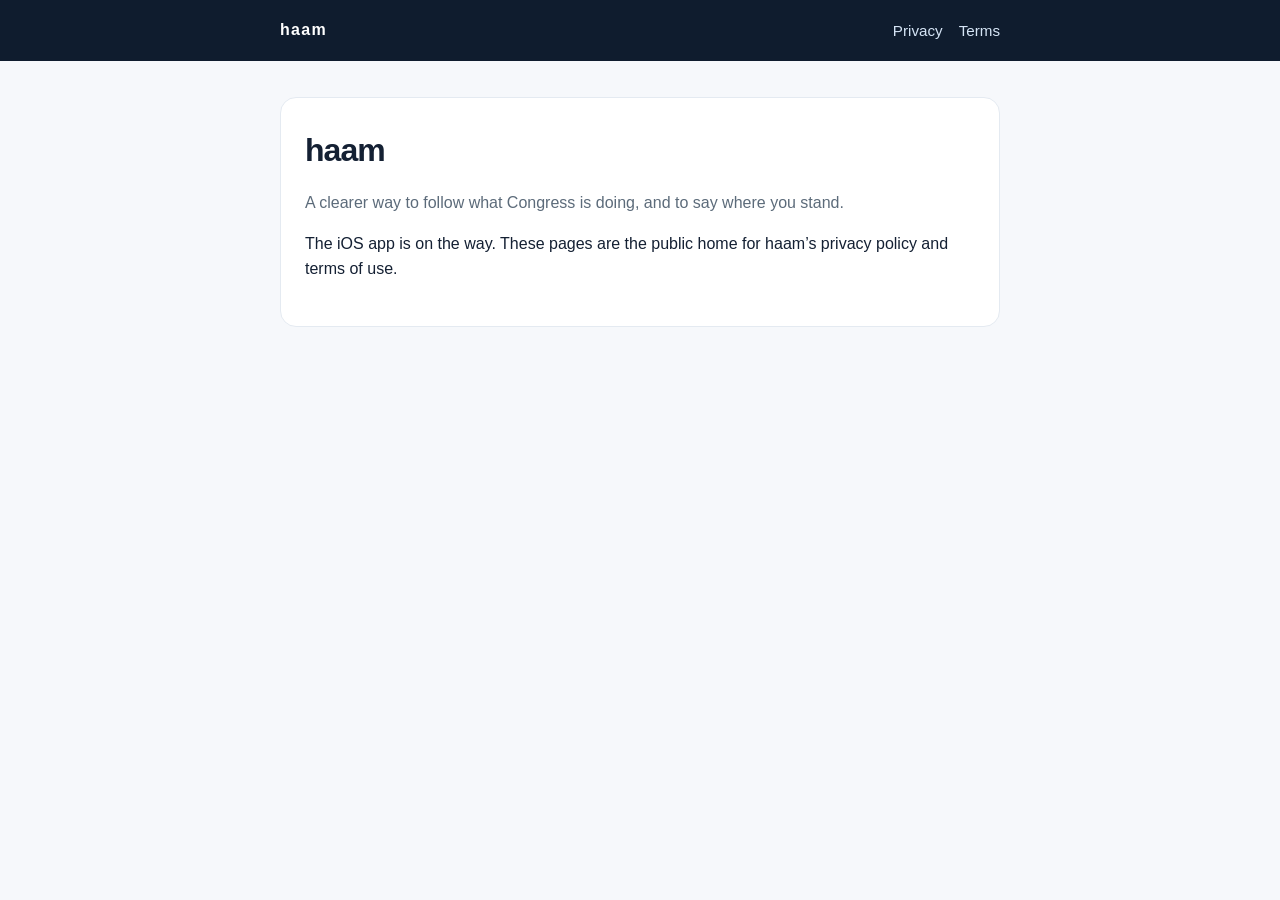
<file: index.html>
<!DOCTYPE html>
<html lang="en">
<head>
  <meta charset="utf-8">
  <meta name="viewport" content="width=device-width, initial-scale=1">
  <title>haam</title>
  <link rel="stylesheet" href="styles.css">
</head>
<body>
  <header>
    <div class="bar">
      <a class="brand" href="./">haam</a>
      <nav>
        <a href="privacy/">Privacy</a>
        <a href="terms/">Terms</a>
      </nav>
    </div>
  </header>
  <main>
    <section class="card">
      <h1>haam</h1>
      <p class="lede">A clearer way to follow what Congress is doing, and to say where you stand.</p>
      <p>The iOS app is on the way. These pages are the public home for haam’s privacy policy and terms of use.</p>
    </section>
  </main>
</body>
</html>
</file>
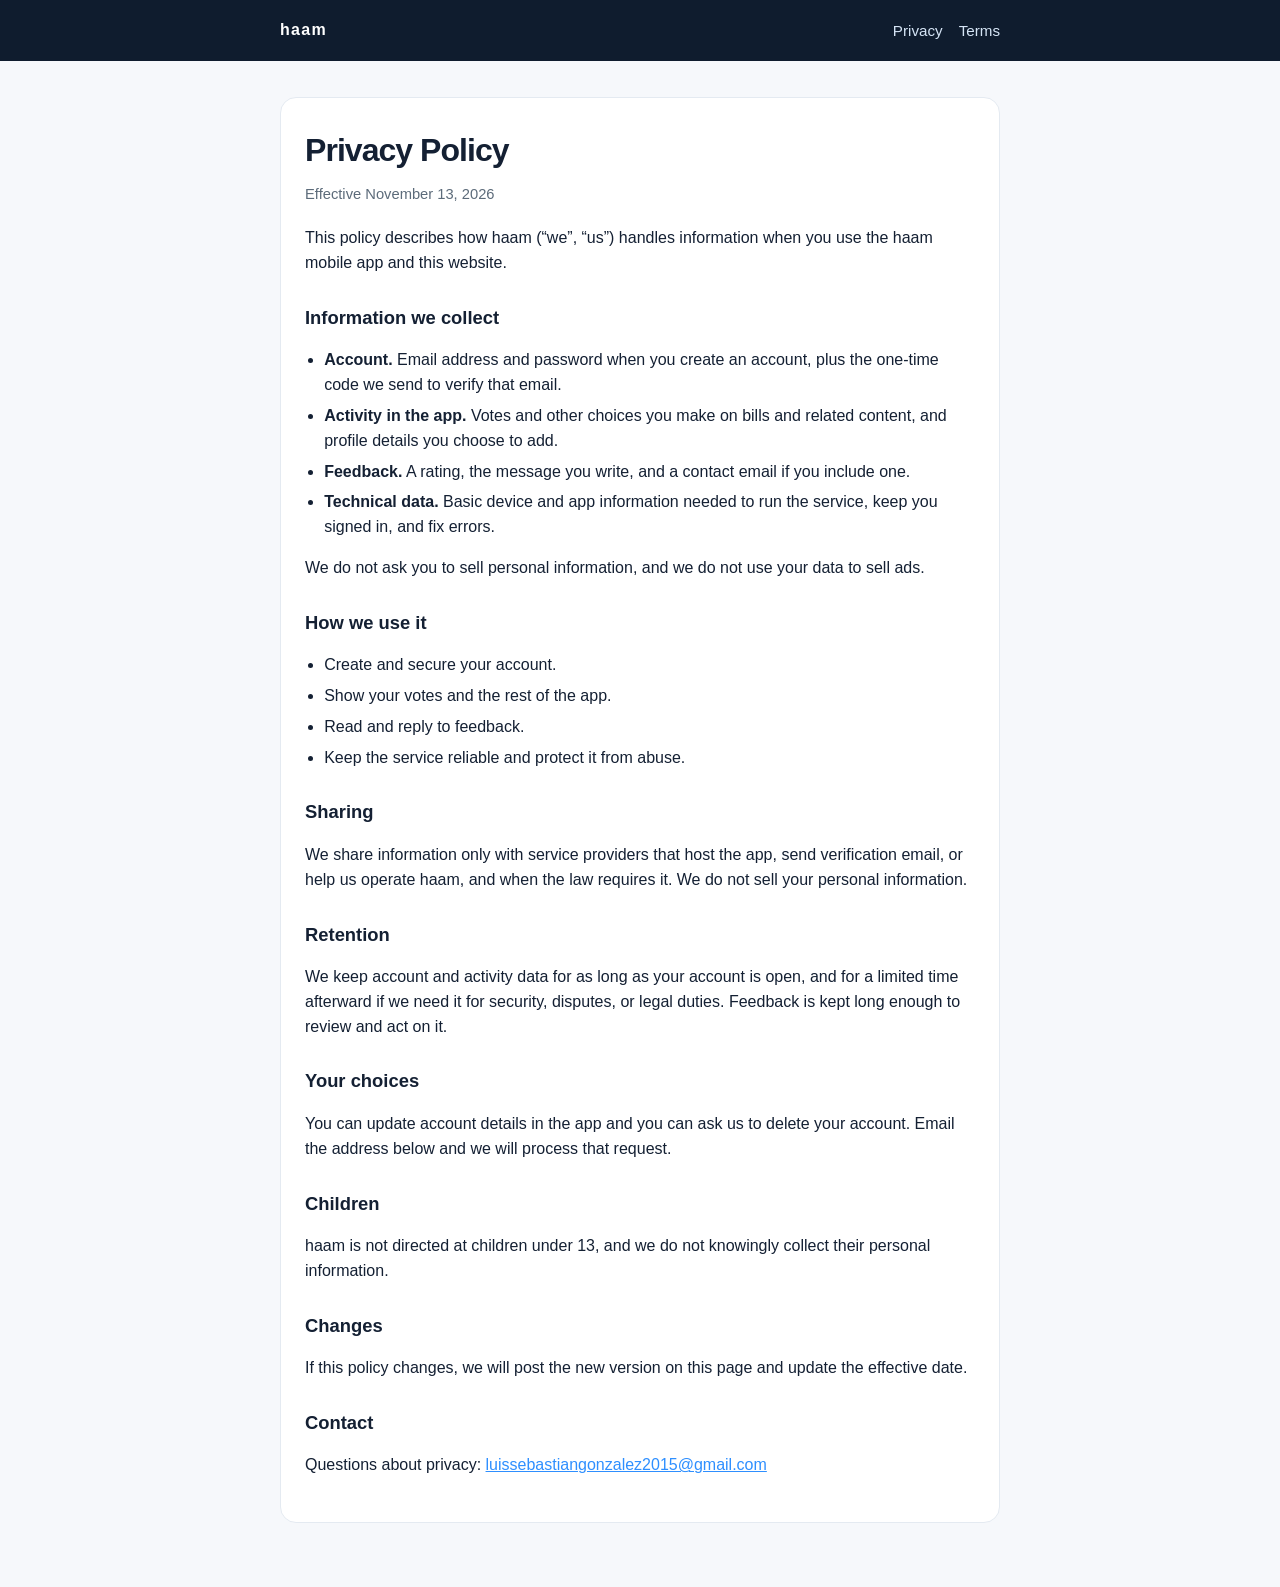
<file: privacy/index.html>
<!DOCTYPE html>
<html lang="en">
<head>
  <meta charset="utf-8">
  <meta name="viewport" content="width=device-width, initial-scale=1">
  <title>Privacy Policy — haam</title>
  <link rel="stylesheet" href="../styles.css">
</head>
<body>
  <header>
    <div class="bar">
      <a class="brand" href="../">haam</a>
      <nav>
        <a href="../privacy/">Privacy</a>
        <a href="../terms/">Terms</a>
      </nav>
    </div>
  </header>
  <main>
    <article class="card">
      <h1>Privacy Policy</h1>
      <p class="meta">Effective November 13, 2026</p>
      <p>This policy describes how haam (“we”, “us”) handles information when you use the haam mobile app and this website.</p>

      <h2>Information we collect</h2>
      <ul>
        <li><strong>Account.</strong> Email address and password when you create an account, plus the one-time code we send to verify that email.</li>
        <li><strong>Activity in the app.</strong> Votes and other choices you make on bills and related content, and profile details you choose to add.</li>
        <li><strong>Feedback.</strong> A rating, the message you write, and a contact email if you include one.</li>
        <li><strong>Technical data.</strong> Basic device and app information needed to run the service, keep you signed in, and fix errors.</li>
      </ul>
      <p>We do not ask you to sell personal information, and we do not use your data to sell ads.</p>

      <h2>How we use it</h2>
      <ul>
        <li>Create and secure your account.</li>
        <li>Show your votes and the rest of the app.</li>
        <li>Read and reply to feedback.</li>
        <li>Keep the service reliable and protect it from abuse.</li>
      </ul>

      <h2>Sharing</h2>
      <p>We share information only with service providers that host the app, send verification email, or help us operate haam, and when the law requires it. We do not sell your personal information.</p>

      <h2>Retention</h2>
      <p>We keep account and activity data for as long as your account is open, and for a limited time afterward if we need it for security, disputes, or legal duties. Feedback is kept long enough to review and act on it.</p>

      <h2>Your choices</h2>
      <p>You can update account details in the app and you can ask us to delete your account. Email the address below and we will process that request.</p>

      <h2>Children</h2>
      <p>haam is not directed at children under 13, and we do not knowingly collect their personal information.</p>

      <h2>Changes</h2>
      <p>If this policy changes, we will post the new version on this page and update the effective date.</p>

      <h2>Contact</h2>
      <p>Questions about privacy: <a href="mailto:luissebastiangonzalez2015@gmail.com">luissebastiangonzalez2015@gmail.com</a></p>
    </article>
  </main>
</body>
</html>
</file>
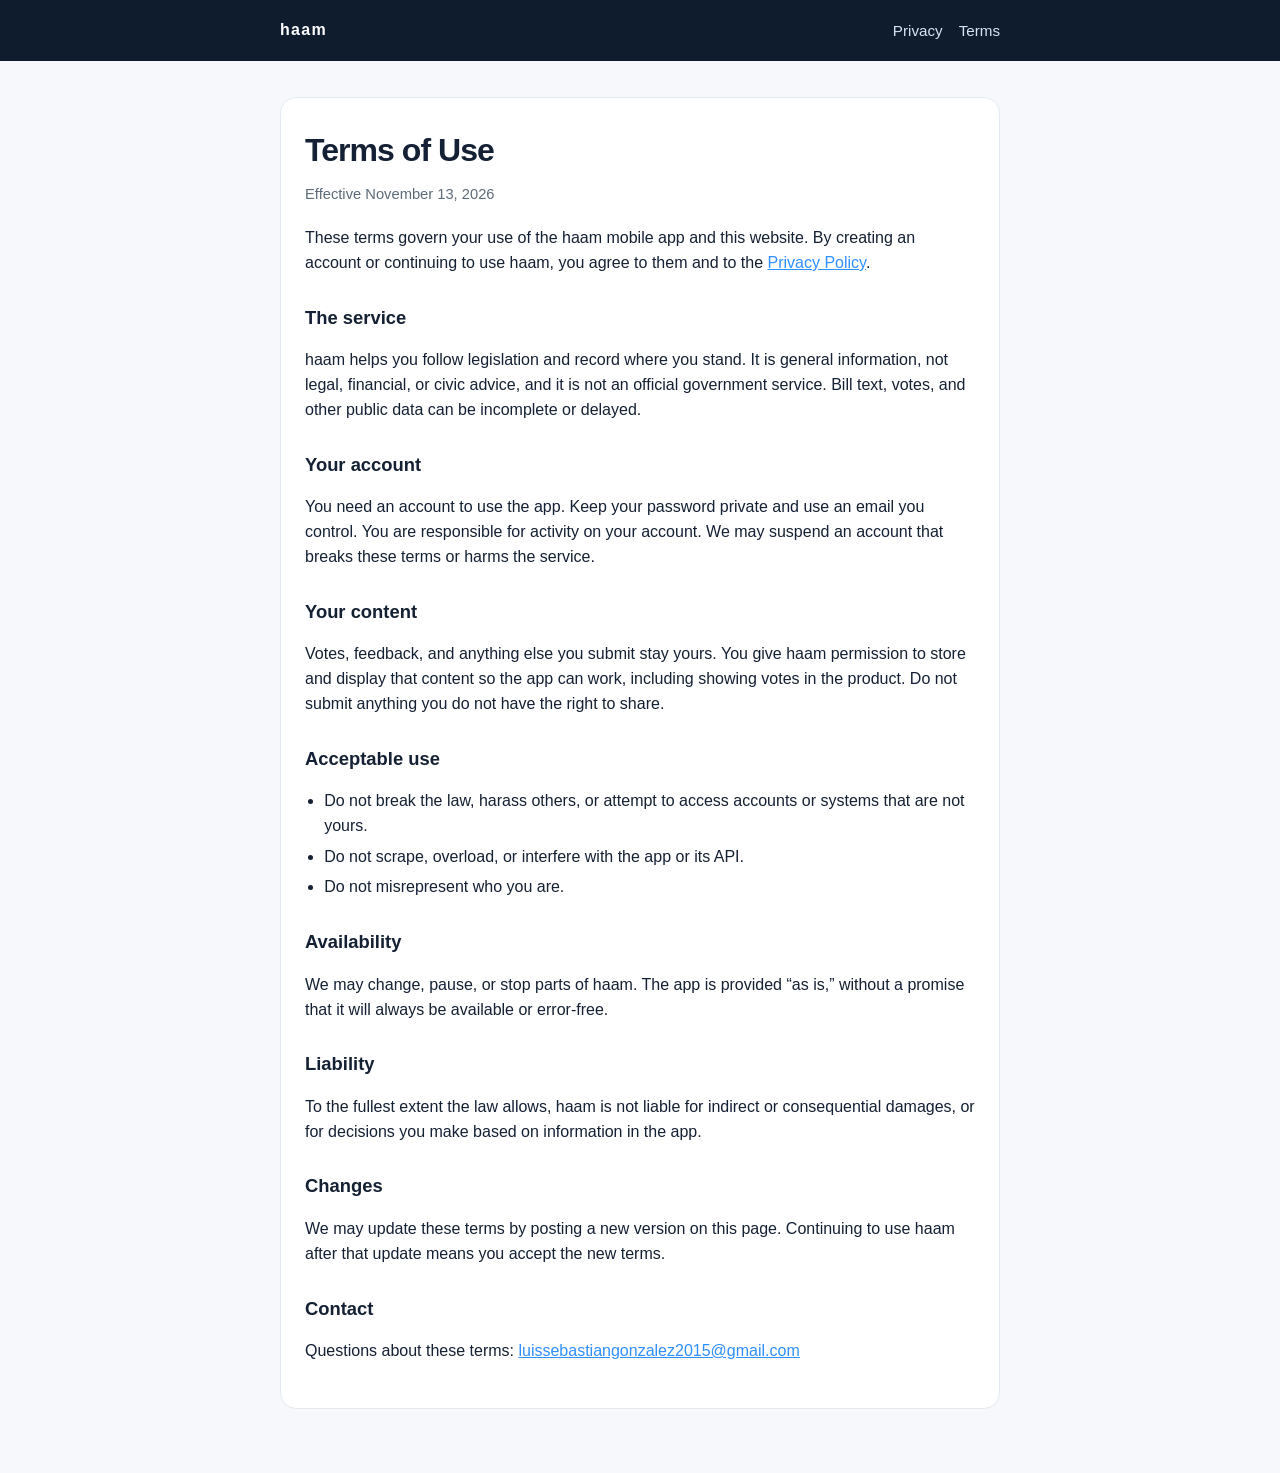
<file: terms/index.html>
<!DOCTYPE html>
<html lang="en">
<head>
  <meta charset="utf-8">
  <meta name="viewport" content="width=device-width, initial-scale=1">
  <title>Terms of Use — haam</title>
  <link rel="stylesheet" href="../styles.css">
</head>
<body>
  <header>
    <div class="bar">
      <a class="brand" href="../">haam</a>
      <nav>
        <a href="../privacy/">Privacy</a>
        <a href="../terms/">Terms</a>
      </nav>
    </div>
  </header>
  <main>
    <article class="card">
      <h1>Terms of Use</h1>
      <p class="meta">Effective November 13, 2026</p>
      <p>These terms govern your use of the haam mobile app and this website. By creating an account or continuing to use haam, you agree to them and to the <a href="../privacy/">Privacy Policy</a>.</p>

      <h2>The service</h2>
      <p>haam helps you follow legislation and record where you stand. It is general information, not legal, financial, or civic advice, and it is not an official government service. Bill text, votes, and other public data can be incomplete or delayed.</p>

      <h2>Your account</h2>
      <p>You need an account to use the app. Keep your password private and use an email you control. You are responsible for activity on your account. We may suspend an account that breaks these terms or harms the service.</p>

      <h2>Your content</h2>
      <p>Votes, feedback, and anything else you submit stay yours. You give haam permission to store and display that content so the app can work, including showing votes in the product. Do not submit anything you do not have the right to share.</p>

      <h2>Acceptable use</h2>
      <ul>
        <li>Do not break the law, harass others, or attempt to access accounts or systems that are not yours.</li>
        <li>Do not scrape, overload, or interfere with the app or its API.</li>
        <li>Do not misrepresent who you are.</li>
      </ul>

      <h2>Availability</h2>
      <p>We may change, pause, or stop parts of haam. The app is provided “as is,” without a promise that it will always be available or error-free.</p>

      <h2>Liability</h2>
      <p>To the fullest extent the law allows, haam is not liable for indirect or consequential damages, or for decisions you make based on information in the app.</p>

      <h2>Changes</h2>
      <p>We may update these terms by posting a new version on this page. Continuing to use haam after that update means you accept the new terms.</p>

      <h2>Contact</h2>
      <p>Questions about these terms: <a href="mailto:luissebastiangonzalez2015@gmail.com">luissebastiangonzalez2015@gmail.com</a></p>
    </article>
  </main>
</body>
</html>
</file>
<file: styles.css>
:root {
  --ink: #142033;
  --muted: #5c6b7a;
  --line: #e4eaf1;
  --paper: #f6f8fb;
  --card: #ffffff;
  --accent: #2e8fff;
}

* {
  box-sizing: border-box;
}

html {
  scroll-behavior: smooth;
}

body {
  margin: 0;
  font-family: "Avenir Next", "Segoe UI", Helvetica, Arial, sans-serif;
  color: var(--ink);
  background: var(--paper);
  line-height: 1.55;
}

a {
  color: var(--accent);
}

header {
  background: #0f1c2e;
  color: #fff;
}

.bar {
  max-width: 760px;
  margin: 0 auto;
  padding: 18px 20px;
  display: flex;
  align-items: center;
  justify-content: space-between;
  gap: 16px;
}

.brand {
  color: #fff;
  text-decoration: none;
  font-weight: 700;
  letter-spacing: 0.08em;
}

nav {
  display: flex;
  gap: 16px;
}

nav a {
  color: #d5e4f5;
  text-decoration: none;
  font-size: 0.95rem;
}

main {
  max-width: 760px;
  margin: 0 auto;
  padding: 36px 20px 64px;
}

.card {
  background: var(--card);
  border: 1px solid var(--line);
  border-radius: 16px;
  padding: 28px 24px;
}

h1 {
  margin: 0 0 8px;
  font-size: 2rem;
  letter-spacing: -0.03em;
}

h2 {
  margin: 28px 0 8px;
  font-size: 1.15rem;
}

.lede,
.meta {
  color: var(--muted);
}

.meta {
  margin: 0 0 20px;
  font-size: 0.92rem;
}

ul {
  padding-left: 1.2rem;
}

li + li {
  margin-top: 6px;
}
</file>
